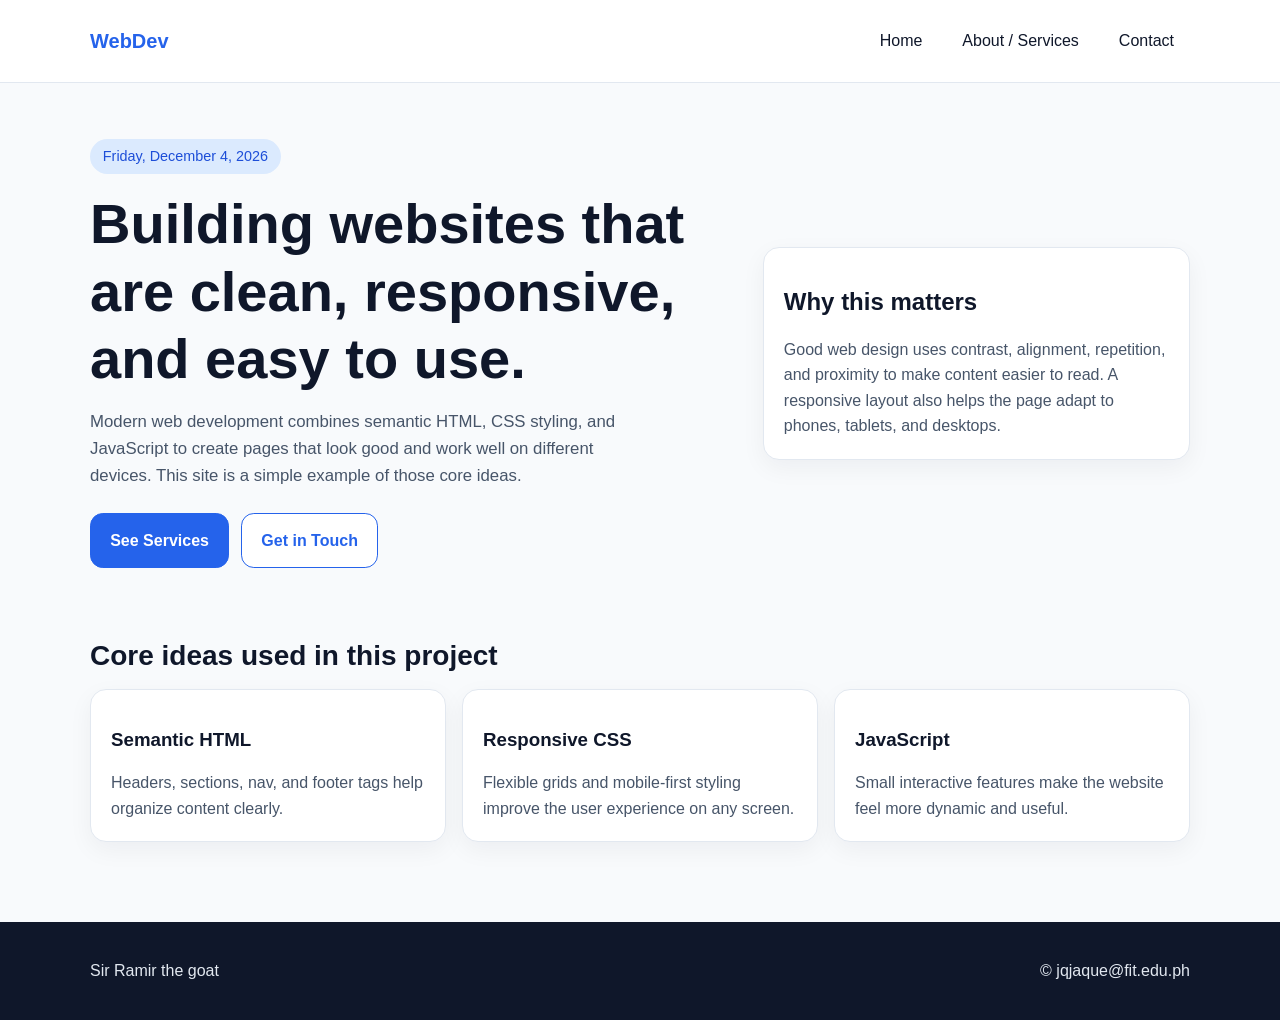
<file: index.html>
<!DOCTYPE html>
<html lang="en">
<head>
  <meta charset="UTF-8" />
  <meta name="viewport" content="width=device-width, initial-scale=1.0" />
  <meta name="description" content="awesome website built with HTML, CSS, and JavaScript." />
  <title>What's a Website? | Home</title>
  <style>
    :root {
      --bg: #f8fafc;
      --card: #ffffff;
      --text: #0f172a;
      --muted: #475569;
      --primary: #2563eb;
      --primary-dark: #1d4ed8;
      --border: #e2e8f0;
    }
    * { box-sizing: border-box; }
    html { scroll-behavior: smooth; }
    body {
      margin: 0;
      font-family: Arial, Helvetica, sans-serif;
      background: var(--bg);
      color: var(--text);
      line-height: 1.6;
    }
    img { max-width: 100%; display: block; }
    a { color: inherit; text-decoration: none; }
    .container { width: min(1100px, 92%); margin: 0 auto; }
    header {
      background: white;
      border-bottom: 1px solid var(--border);
      position: sticky;
      top: 0;
      z-index: 10;
    }
    .header-wrap {
      display: flex;
      justify-content: space-between;
      align-items: center;
      gap: 1rem;
      padding: 1rem 0;
      flex-wrap: wrap;
    }
    .brand {
      font-size: 1.25rem;
      font-weight: 700;
      color: var(--primary);
    }
    .menu-btn {
      display: inline-block;
      background: var(--primary);
      color: white;
      border: 0;
      padding: 0.75rem 1rem;
      border-radius: 0.75rem;
      cursor: pointer;
    }
    nav {
      width: 100%;
      display: none;
    }
    nav.open { display: block; }
    nav ul {
      list-style: none;
      padding: 0;
      margin: 0.75rem 0 0;
      display: flex;
      flex-direction: column;
      gap: 0.5rem;
    }
    nav a {
      display: block;
      padding: 0.75rem 1rem;
      border-radius: 0.75rem;
      background: #eff6ff;
    }
    nav a:hover { background: #dbeafe; }
    .hero {
      padding: 3.5rem 0 2rem;
    }
    .hero-grid {
      display: grid;
      gap: 2rem;
    }
    .badge {
      display: inline-block;
      background: #dbeafe;
      color: #1d4ed8;
      padding: 0.4rem 0.8rem;
      border-radius: 999px;
      font-size: 0.9rem;
      margin-bottom: 1rem;
    }
    h1, h2, h3 { line-height: 1.2; }
    h1 { font-size: clamp(2rem, 5vw, 3.5rem); margin: 0; }
    .lead { color: var(--muted); font-size: 1.05rem; max-width: 60ch; }
    .button-row { display: flex; flex-wrap: wrap; gap: 0.75rem; margin-top: 1.5rem; }
    .btn {
      display: inline-block;
      padding: 0.85rem 1.2rem;
      border-radius: 0.8rem;
      font-weight: 700;
      border: 1px solid var(--primary);
    }
    .btn.primary { background: var(--primary); color: white; }
    .btn.primary:hover { background: var(--primary-dark); }
    .btn.secondary { background: white; color: var(--primary); }
    .btn.secondary:hover { background: #eff6ff; }
    .card-section { padding: 1rem 0 3rem; }
    .section-title { font-size: 1.75rem; margin-bottom: 1rem; }
    .grid-3 {
      display: grid;
      gap: 1rem;
    }
    .card {
      background: var(--card);
      border: 1px solid var(--border);
      border-radius: 1rem;
      padding: 1.25rem;
      box-shadow: 0 8px 24px rgba(15, 23, 42, 0.05);
    }
    .card p { color: var(--muted); margin-bottom: 0; }
    footer {
      background: #0f172a;
      color: #e2e8f0;
      margin-top: 2rem;
    }
    .footer-wrap {
      padding: 1.25rem 0;
      display: flex;
      flex-direction: column;
      gap: 0.5rem;
      text-align: center;
    }

    @media (min-width: 768px) {
      .menu-btn { display: none; }
      nav {
        display: block !important;
        width: auto;
      }
      nav ul {
        flex-direction: row;
        margin-top: 0;
      }
      nav a { background: transparent; }
      nav a:hover { background: #eff6ff; }
      .hero-grid { grid-template-columns: 1.2fr 0.8fr; align-items: center; }
      .grid-3 { grid-template-columns: repeat(3, 1fr); }
      .footer-wrap {
        flex-direction: row;
        justify-content: space-between;
        text-align: left;
      }
    }
  </style>
</head>
<body>
  <header>
    <div class="container header-wrap">
      <a class="brand" href="index.html">WebDev</a>
      <button class="menu-btn" id="menuBtn" aria-expanded="false" aria-controls="siteNav">Menu</button>
      <nav id="siteNav">
        <ul>
          <li><a href="index.html">Home</a></li>
          <li><a href="about.html">About / Services</a></li>
          <li><a href="contact.html">Contact</a></li>
        </ul>
      </nav>
    </div>
  </header>

  <main>
    <section class="hero container">
      <div class="hero-grid">
        <div>
          <span class="badge" id="dateBadge">Loading date...</span>
          <h1>Building websites that are clean, responsive, and easy to use.</h1>
          <p class="lead">
            Modern web development combines semantic HTML, CSS styling, and JavaScript to create pages that look good
            and work well on different devices. This site is a simple example of those core ideas.
          </p>
          <div class="button-row">
            <a class="btn primary" href="about.html">See Services</a>
            <a class="btn secondary" href="contact.html">Get in Touch</a>
          </div>
        </div>

        <div class="card">
          <h2>Why this matters</h2>
          <p>
            Good web design uses contrast, alignment, repetition, and proximity to make content easier to read.
            A responsive layout also helps the page adapt to phones, tablets, and desktops.
          </p>
        </div>
      </div>
    </section>

    <section class="card-section container">
      <h2 class="section-title">Core ideas used in this project</h2>
      <div class="grid-3">
        <article class="card">
          <h3>Semantic HTML</h3>
          <p>Headers, sections, nav, and footer tags help organize content clearly.</p>
        </article>
        <article class="card">
          <h3>Responsive CSS</h3>
          <p>Flexible grids and mobile-first styling improve the user experience on any screen.</p>
        </article>
        <article class="card">
          <h3>JavaScript</h3>
          <p>Small interactive features make the website feel more dynamic and useful.</p>
        </article>
      </div>
    </section>
  </main>

  <footer>
    <div class="container footer-wrap" id="footer">
      <p>Sir Ramir the goat</p>
      <p>&copy; jqjaque@fit.edu.ph</p>
    </div>
  </footer>

  <script>
    const menuBtn = document.getElementById("menuBtn");
    const siteNav = document.getElementById("siteNav");
    const dateBadge = document.getElementById("dateBadge");

    menuBtn.addEventListener("click", () => {
      const isOpen = siteNav.classList.toggle("open");
      menuBtn.setAttribute("aria-expanded", isOpen ? "true" : "false");
    });

    const now = new Date();
    dateBadge.textContent = now.toLocaleDateString(undefined, {
      weekday: "long",
      year: "numeric",
      month: "long",
      day: "numeric"
    });
  </script>
</body>
</html>
</file>
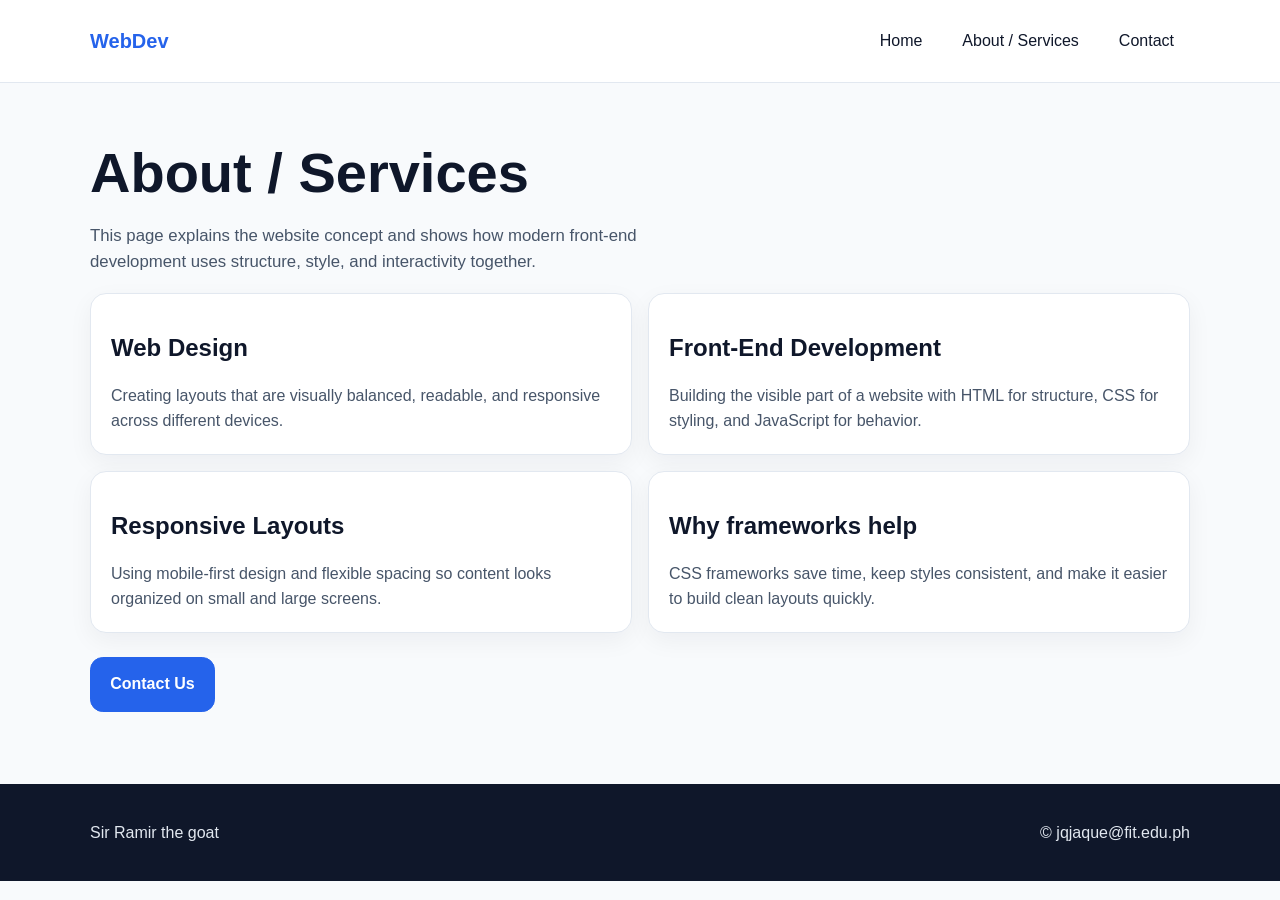
<file: about.html>
<!DOCTYPE html>
<html lang="en">
<head>
  <meta charset="UTF-8" />
  <meta name="viewport" content="width=device-width, initial-scale=1.0" />
  <meta name="description" content="Learn more about our services and how modern web development supports better user experiences." />
  <title>What's a Website? | About</title>
  <link rel="stylesheet" href="styles.css" />
</head>
<body>
  <header>
    <div class="container header-wrap">
      <a class="brand" href="index.html">WebDev</a>
      <button class="menu-btn" id="menuBtn" aria-expanded="false" aria-controls="siteNav">Menu</button>
      <nav id="siteNav">
        <ul>
          <li><a href="index.html">Home</a></li>
          <li><a href="about.html">About / Services</a></li>
          <li><a href="contact.html">Contact</a></li>
        </ul>
      </nav>
    </div>
  </header>

  <main class="container">
    <section class="content">
      <h1>About / Services</h1>
      <p class="lead">
        This page explains the website concept and shows how modern front-end development uses structure, style,
        and interactivity together.
      </p>
    </section>

    <section class="grid-2">
      <article class="card">
        <h2>Web Design</h2>
        <p>
          Creating layouts that are visually balanced, readable, and responsive across different devices.
        </p>
      </article>

      <article class="card">
        <h2>Front-End Development</h2>
        <p>
          Building the visible part of a website with HTML for structure, CSS for styling, and JavaScript for behavior.
        </p>
      </article>

      <article class="card">
        <h2>Responsive Layouts</h2>
        <p>
          Using mobile-first design and flexible spacing so content looks organized on small and large screens.
        </p>
      </article>

      <article class="card">
        <h2>Why frameworks help</h2>
        <p>
          CSS frameworks save time, keep styles consistent, and make it easier to build clean layouts quickly.
        </p>
      </article>
    </section>

    <a class="btn primary" href="contact.html" style="margin-top: 1.5rem;">Contact Us</a>
  </main>

  <footer>
    <div class="container footer-wrap" id="footer">
      <p>Sir Ramir the goat</p>
      <p>&copy; jqjaque@fit.edu.ph</p>
    </div>
  </footer>

  <script src="script.js"></script>
</body>
</html>
</file>
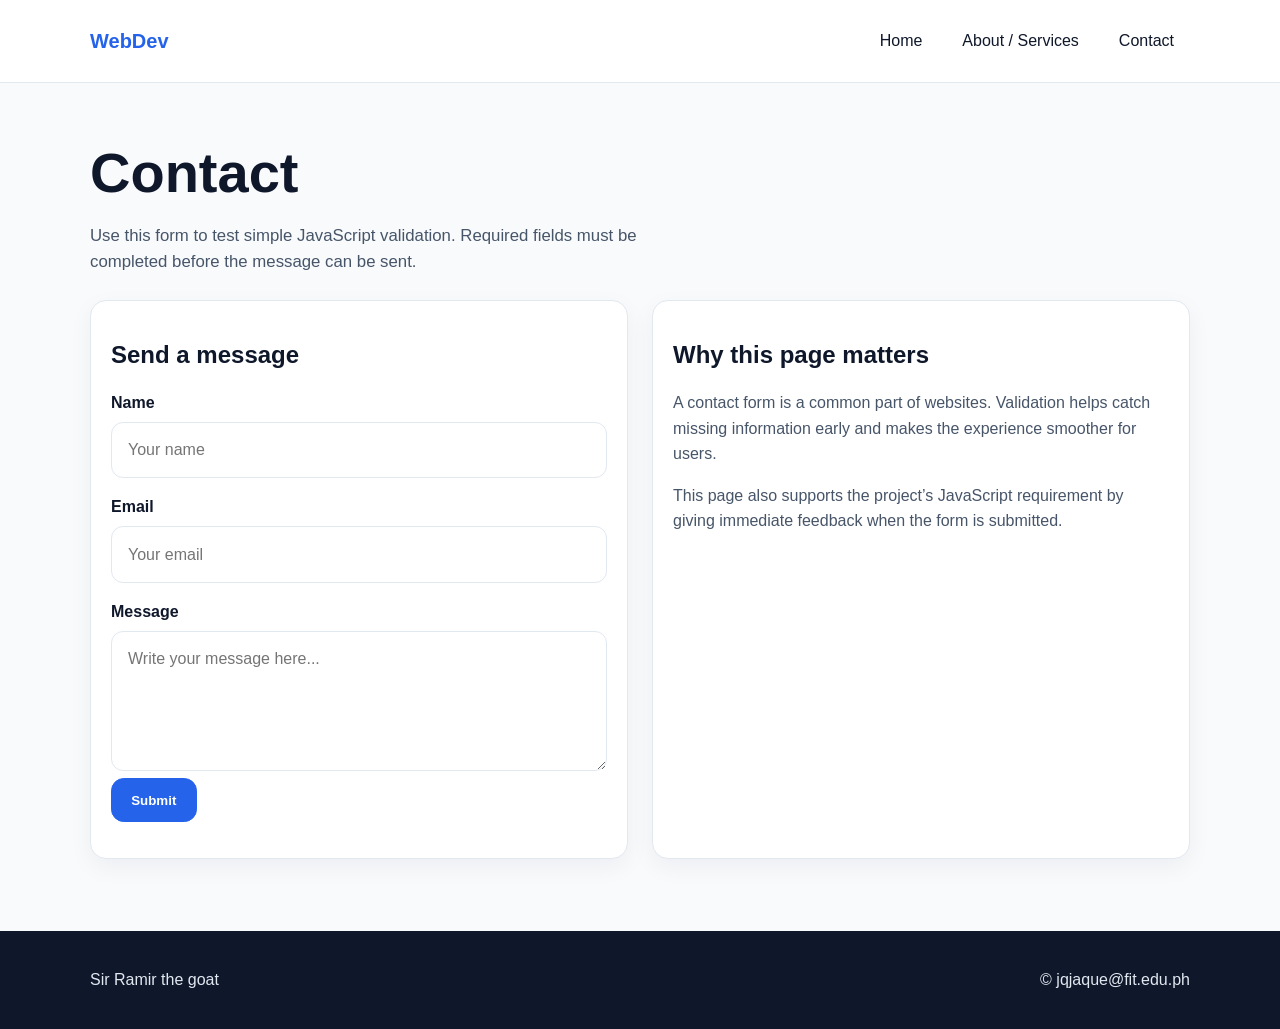
<file: contact.html>
<!DOCTYPE html>
<html lang="en">
<head>
  <meta charset="UTF-8" />
  <meta name="viewport" content="width=device-width, initial-scale=1.0" />
  <meta name="description" content="Contact page with a simple form and JavaScript validation for a modern web development project." />
  <title>What's a Website? | Contact</title>
  <link rel="stylesheet" href="styles.css" />
</head>
<body>
  <header>
    <div class="container header-wrap">
      <a class="brand" href="index.html">WebDev</a>
      <button class="menu-btn" id="menuBtn" aria-expanded="false" aria-controls="siteNav">Menu</button>
      <nav id="siteNav">
        <ul>
          <li><a href="index.html">Home</a></li>
          <li><a href="about.html">About / Services</a></li>
          <li><a href="contact.html">Contact</a></li>
        </ul>
      </nav>
    </div>
  </header>

  <main class="container">
    <section class="content">
      <h1>Contact</h1>
      <p class="lead">
        Use this form to test simple JavaScript validation. Required fields must be completed before the message can be sent.
      </p>
    </section>

    <section class="form-wrap">
      <div class="card">
        <h2>Send a message</h2>
        <form id="contactForm" novalidate>
          <label for="name">Name</label>
          <input type="text" id="name" name="name" placeholder="Your name" />

          <label for="email">Email</label>
          <input type="email" id="email" name="email" placeholder="Your email" />

          <label for="message">Message</label>
          <textarea id="message" name="message" placeholder="Write your message here..."></textarea>

          <button class="btn primary" type="submit">Submit</button>
          <p id="formMessage" class="message" aria-live="polite"></p>
        </form>
      </div>

      <div class="card">
        <h2>Why this page matters</h2>
        <p>
          A contact form is a common part of websites. Validation helps catch missing information early and makes the
          experience smoother for users.
        </p>
        <p>
          This page also supports the project’s JavaScript requirement by giving immediate feedback when the form is submitted.
        </p>
      </div>
    </section>
  </main>

  <footer>
    <div class="container footer-wrap" id="footer">
      <p>Sir Ramir the goat</p>
      <p>&copy; jqjaque@fit.edu.ph</p>
    </div>
  </footer>

  <script src="script.js"></script>
</body>
</html>
</file>
<file: styles.css>
:root {
  --bg: #f8fafc;
  --card: #ffffff;
  --text: #0f172a;
  --muted: #475569;
  --primary: #2563eb;
  --primary-dark: #1d4ed8;
  --border: #e2e8f0;
  --error: #b91c1c;
  --success: #166534;
}

* {
  box-sizing: border-box;
}

html {
  scroll-behavior: smooth;
}

body {
  margin: 0;
  font-family: Arial, Helvetica, sans-serif;
  background: var(--bg);
  color: var(--text);
  line-height: 1.6;
}

a {
  color: inherit;
  text-decoration: none;
}

img {
  max-width: 100%;
  display: block;
}

.container {
  width: min(1100px, 92%);
  margin: 0 auto;
}

header {
  background: white;
  border-bottom: 1px solid var(--border);
  position: sticky;
  top: 0;
  z-index: 10;
}

.header-wrap {
  display: flex;
  justify-content: space-between;
  align-items: center;
  gap: 1rem;
  flex-wrap: wrap;
  padding: 1rem 0;
}

.brand {
  font-size: 1.25rem;
  font-weight: 700;
  color: var(--primary);
}

.menu-btn {
  display: inline-block;
  background: var(--primary);
  color: white;
  border: 0;
  padding: 0.75rem 1rem;
  border-radius: 0.75rem;
  cursor: pointer;
}

.menu-btn:hover {
  background: var(--primary-dark);
}

nav {
  width: 100%;
  display: none;
}

nav.open {
  display: block;
}

nav ul {
  list-style: none;
  padding: 0;
  margin: 0.75rem 0 0;
  display: flex;
  flex-direction: column;
  gap: 0.5rem;
}

nav a {
  display: block;
  padding: 0.75rem 1rem;
  border-radius: 0.75rem;
  background: #eff6ff;
}

nav a:hover {
  background: #dbeafe;
}

main {
  padding: 2.5rem 0;
}

h1, h2, h3 {
  line-height: 1.2;
}

h1 {
  font-size: clamp(2rem, 5vw, 3.5rem);
  margin: 0;
}

.lead {
  color: var(--muted);
  font-size: 1.05rem;
  max-width: 65ch;
}

.hero {
  padding: 1rem 0 2rem;
}

.hero-grid {
  display: grid;
  gap: 2rem;
  align-items: center;
}

.badge {
  display: inline-block;
  background: #dbeafe;
  color: #1d4ed8;
  padding: 0.4rem 0.8rem;
  border-radius: 999px;
  font-size: 0.9rem;
  margin-bottom: 1rem;
}

.button-row {
  display: flex;
  flex-wrap: wrap;
  gap: 0.75rem;
  margin-top: 1.5rem;
}

.btn {
  display: inline-block;
  padding: 0.85rem 1.2rem;
  border-radius: 0.8rem;
  font-weight: 700;
  border: 1px solid var(--primary);
}

.btn.primary {
  background: var(--primary);
  color: white;
}

.btn.primary:hover {
  background: var(--primary-dark);
}

.btn.secondary {
  background: white;
  color: var(--primary);
}

.btn.secondary:hover {
  background: #eff6ff;
}

.card-section {
  padding: 1rem 0 3rem;
}

.section-title {
  font-size: 1.75rem;
  margin-bottom: 1rem;
}

.grid-3 {
  display: grid;
  gap: 1rem;
}

.grid-2 {
  display: grid;
  gap: 1rem;
}

.card {
  background: var(--card);
  border: 1px solid var(--border);
  border-radius: 1rem;
  padding: 1.25rem;
  box-shadow: 0 8px 24px rgba(15, 23, 42, 0.05);
}

.card p {
  color: var(--muted);
  margin-bottom: 0;
}

.content {
  margin-top: 1rem;
}

.form-wrap {
  display: grid;
  gap: 1.5rem;
  margin-top: 1.5rem;
}

label {
  display: block;
  margin: 1rem 0 0.4rem;
  font-weight: 700;
}

input,
textarea {
  width: 100%;
  padding: 0.9rem 1rem;
  border: 1px solid var(--border);
  border-radius: 0.75rem;
  font: inherit;
  background: white;
}

textarea {
  min-height: 140px;
  resize: vertical;
}

.message {
  margin-top: 1rem;
  font-weight: 700;
}

.error {
  color: var(--error);
}

.success {
  color: var(--success);
}

footer {
  background: #0f172a;
  color: #e2e8f0;
  margin-top: 2rem;
}

.footer-wrap {
  padding: 1.25rem 0;
  display: flex;
  flex-direction: column;
  gap: 0.5rem;
  text-align: center;
}

@media (min-width: 768px) {
  .menu-btn {
    display: none;
  }

  nav {
    display: block !important;
    width: auto;
  }

  nav ul {
    flex-direction: row;
    margin-top: 0;
  }

  nav a {
    background: transparent;
  }

  nav a:hover {
    background: #eff6ff;
  }

  .hero-grid {
    grid-template-columns: 1.2fr 0.8fr;
  }

  .grid-3 {
    grid-template-columns: repeat(3, 1fr);
  }

  .grid-2 {
    grid-template-columns: repeat(2, 1fr);
  }

  .form-wrap {
    grid-template-columns: 1fr 1fr;
  }

  .form-wrap .card:first-child {
    grid-column: 1 / 2;
  }

  .form-wrap .card:last-child {
    grid-column: 2 / 3;
  }

  .footer-wrap {
    flex-direction: row;
    justify-content: space-between;
    text-align: left;
  }
}
</file>
